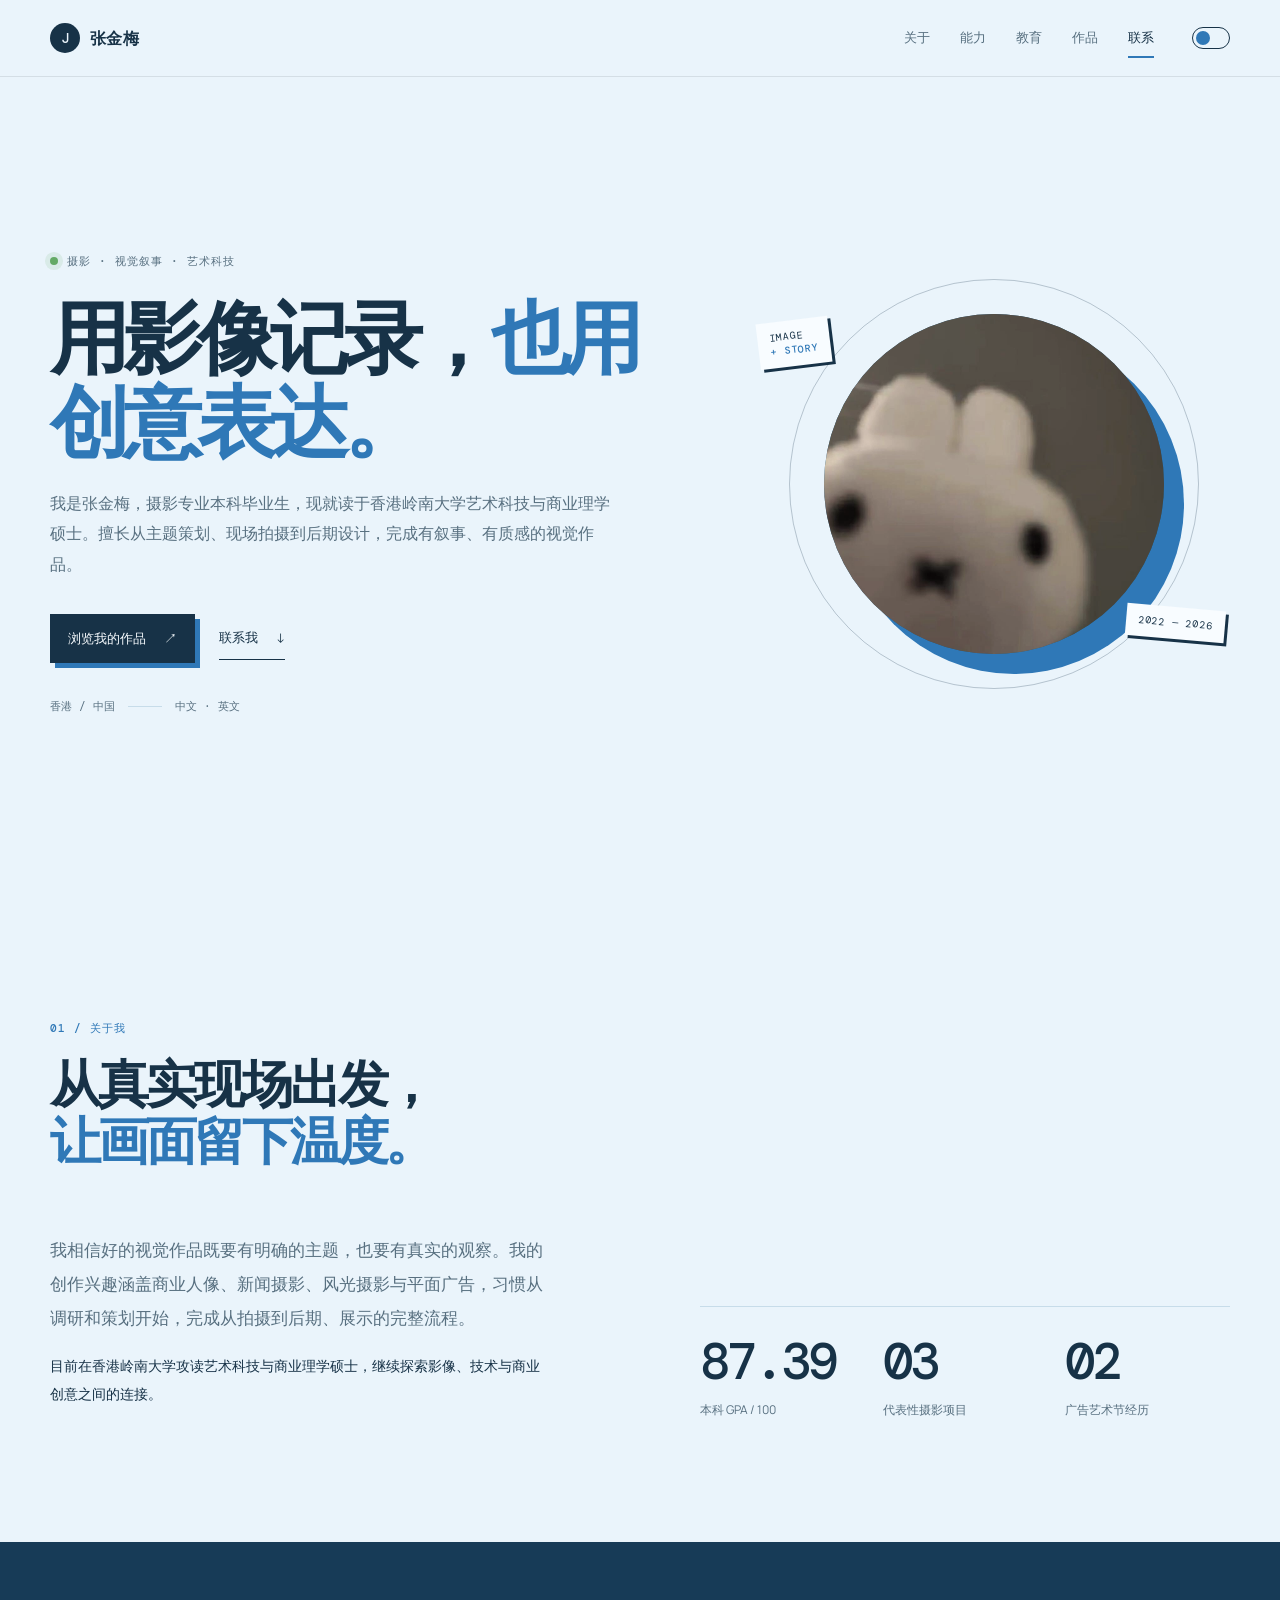
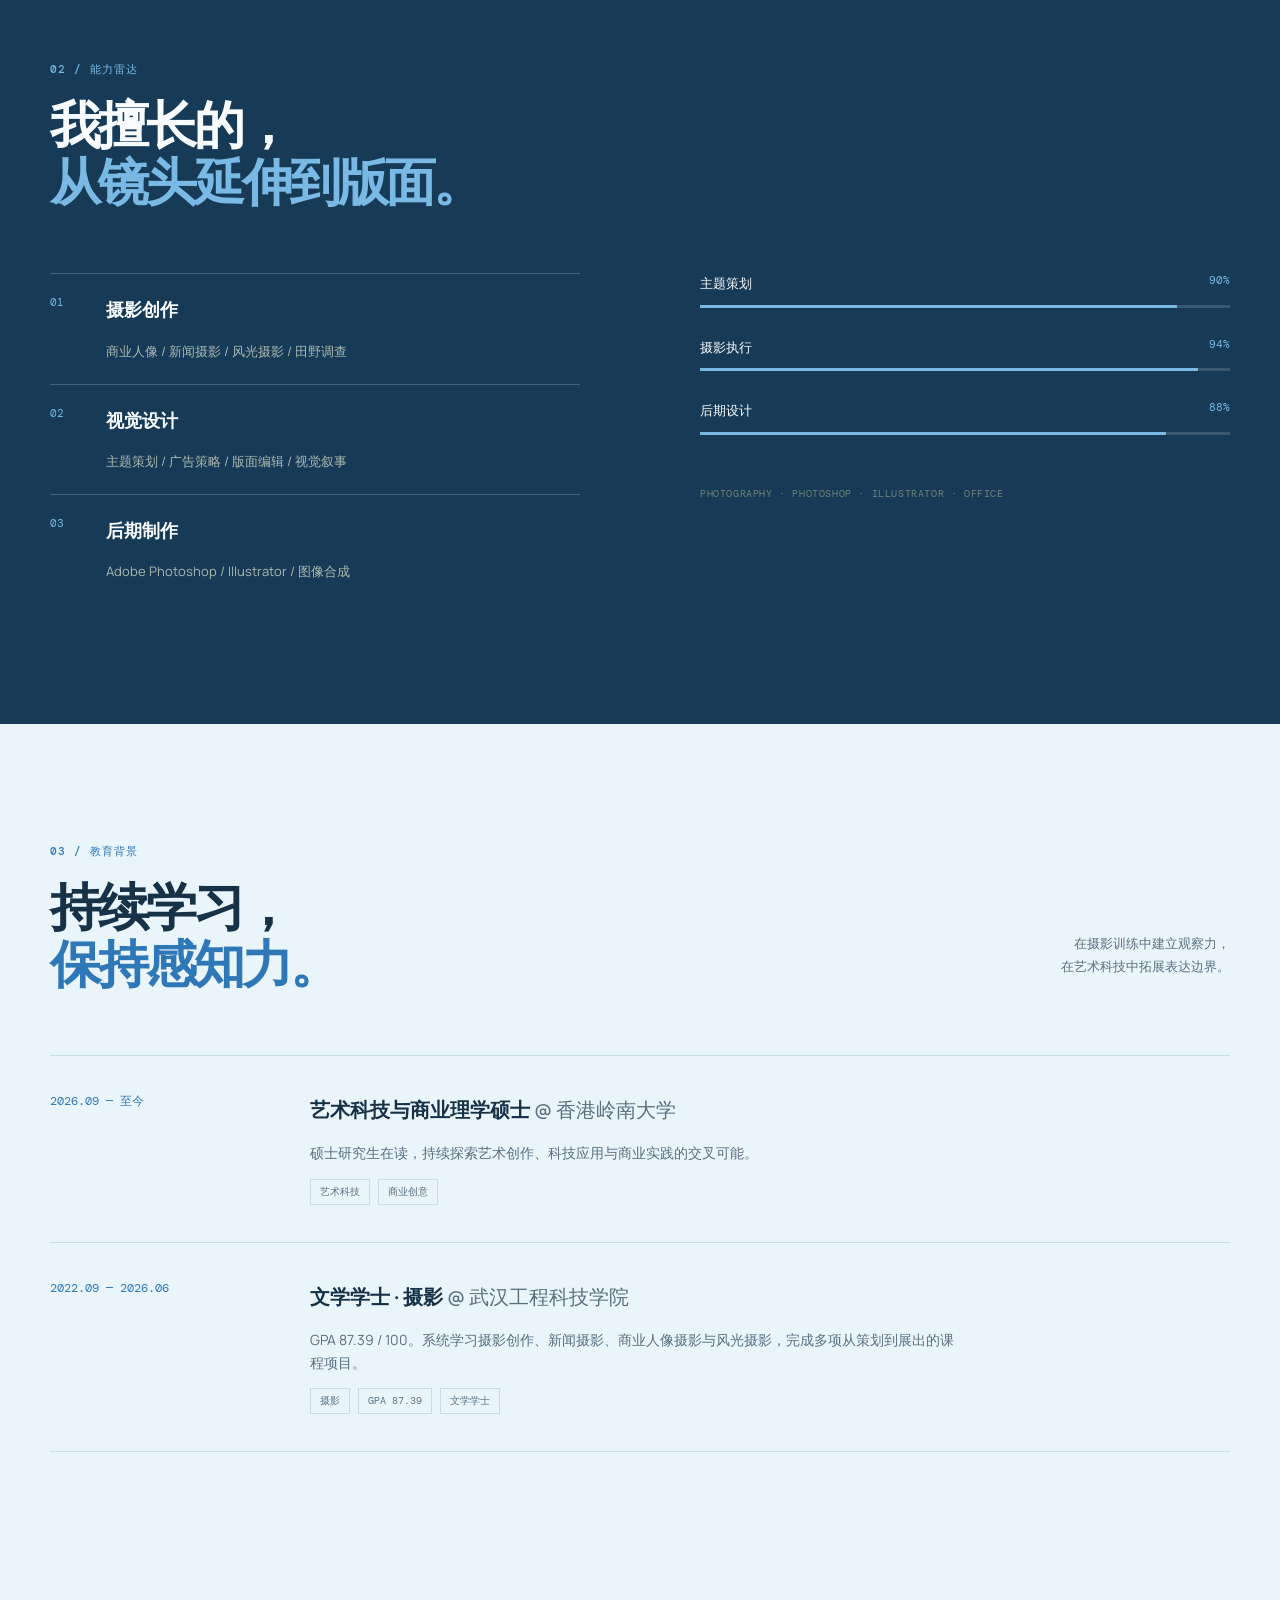
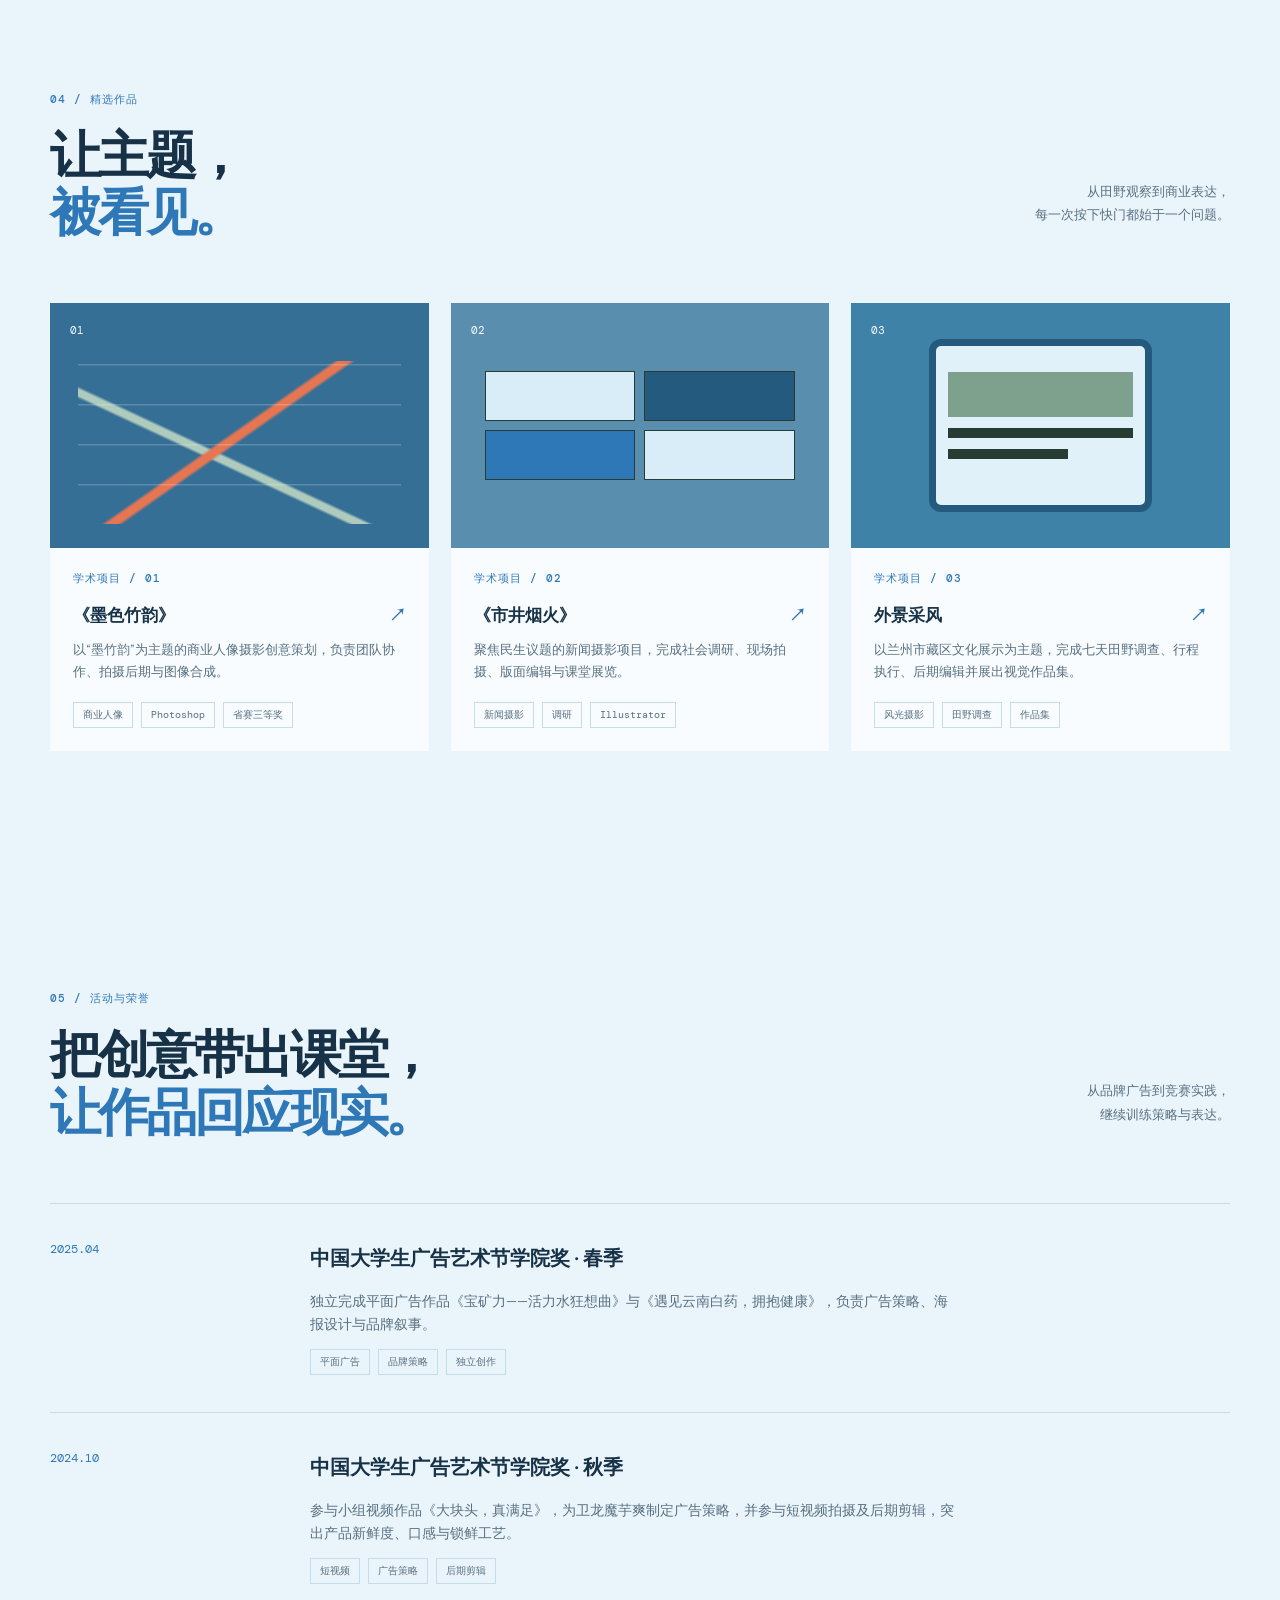
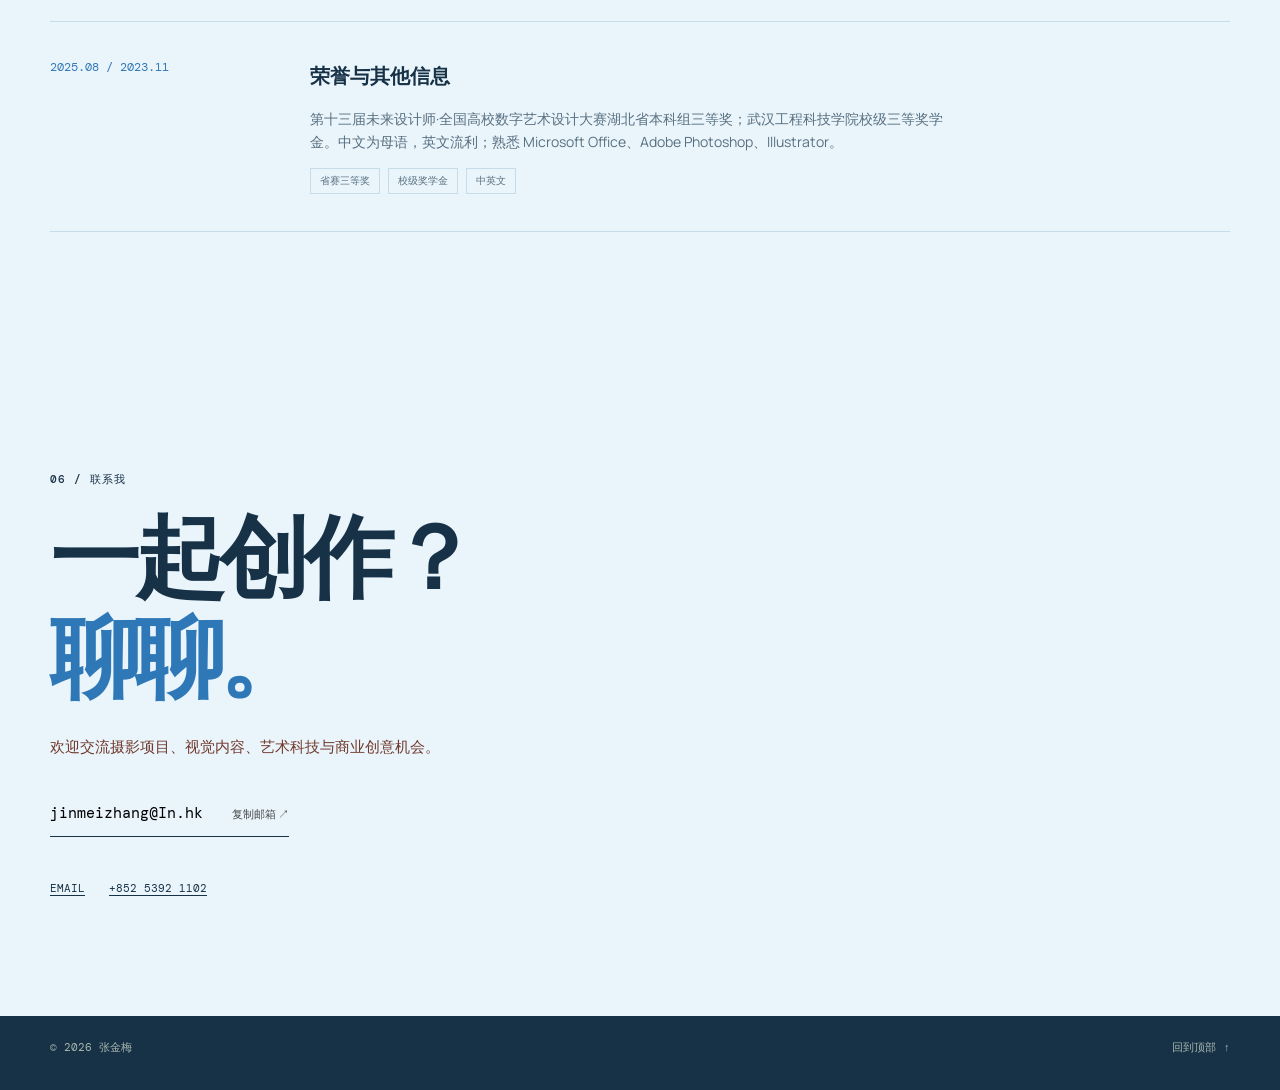
<file: index.html>
<!doctype html>
<html lang="zh-CN">
<head>
  <meta charset="utf-8" />
  <meta name="viewport" content="width=device-width,initial-scale=1" />
  <meta name="description" content="张金梅的个人简历，摄影专业背景，关注视觉叙事、商业创意与艺术科技。" />
  <title>张金梅 — 摄影与艺术科技</title>
  <link rel="preconnect" href="https://fonts.googleapis.com">
  <link rel="preconnect" href="https://fonts.gstatic.com" crossorigin>
  <link href="https://fonts.googleapis.com/css2?family=DM+Mono:wght@400;500&family=Manrope:wght@400;500;600;700;800&display=swap" rel="stylesheet">
  <link rel="stylesheet" href="styles.css">
</head>
<body>
  <header class="site-header" id="top">
    <div class="container header-inner">
      <a class="brand" href="#top" aria-label="返回首页"><span class="brand-mark">J</span><span>张金梅</span></a>
      <nav class="nav" id="nav">
        <a class="nav-link active" href="#about">关于</a>
        <a class="nav-link" href="#skills">能力</a>
        <a class="nav-link" href="#experience">教育</a>
        <a class="nav-link" href="#projects">作品</a>
        <a class="nav-link" href="#contact">联系</a>
      </nav>
      <div class="header-tools"><button class="theme-toggle" id="themeToggle" type="button" aria-label="切换配色主题"><span></span></button><button class="nav-toggle" id="navToggle" type="button" aria-label="打开菜单" aria-expanded="false"><span></span><span></span><span></span></button></div>
    </div>
  </header>

  <main>
    <section class="hero">
      <div class="container hero-inner">
        <div class="hero-copy reveal"><p class="eyebrow"><span class="status-dot"></span> 摄影 · 视觉叙事 · 艺术科技</p><h1>用影像记录，<em>也用创意表达。</em></h1><p class="lead">我是张金梅，摄影专业本科毕业生，现就读于香港岭南大学艺术科技与商业理学硕士。擅长从主题策划、现场拍摄到后期设计，完成有叙事、有质感的视觉作品。</p><div class="hero-actions"><a class="btn primary" href="#projects">浏览我的作品 <span>↗</span></a><a class="btn text-btn" href="#contact">联系我 <span>↓</span></a></div><div class="hero-meta"><span>香港 / 中国</span><span class="meta-line"></span><span>中文 · 英文</span></div></div>
        <div class="hero-visual reveal"><div class="avatar" id="avatar">
             <img src="assets/IMG_4680.JPG" alt="张金梅头像">
           </div><div class="visual-note note-one">IMAGE<br><strong>+ STORY</strong></div><div class="visual-note note-two">2022 — 2026</div><div class="visual-ring"></div>
        </div>
      </div>
    </section>

    <section id="about" class="section">
      <div class="container">
        <div class="section-heading reveal"><p class="kicker">01 / 关于我</p><h2>从真实现场出发，<br><span>让画面留下温度。</span></h2></div><div class="about-grid"><div class="about-intro reveal"><p>我相信好的视觉作品既要有明确的主题，也要有真实的观察。我的创作兴趣涵盖商业人像、新闻摄影、风光摄影与平面广告，习惯从调研和策划开始，完成从拍摄到后期、展示的完整流程。</p><p>目前在香港岭南大学攻读艺术科技与商业理学硕士，继续探索影像、技术与商业创意之间的连接。</p></div><div class="stats reveal"><div><strong>87.39</strong><span>本科 GPA / 100</span></div><div><strong>03</strong><span>代表性摄影项目</span></div><div><strong>02</strong><span>广告艺术节经历</span></div></div></div>
      </div>
    </section>

    <section id="skills" class="section section-dark">
      <div class="container">
        <div class="section-heading light reveal"><p class="kicker">02 / 能力雷达</p><h2>我擅长的，<br><span>从镜头延伸到版面。</span></h2></div><div class="skills-layout"><div class="skill-list reveal"><div class="skill-row"><span>01</span><strong>摄影创作</strong><p>商业人像 / 新闻摄影 / 风光摄影 / 田野调查</p></div><div class="skill-row"><span>02</span><strong>视觉设计</strong><p>主题策划 / 广告策略 / 版面编辑 / 视觉叙事</p></div><div class="skill-row"><span>03</span><strong>后期制作</strong><p>Adobe Photoshop / Illustrator / 图像合成</p></div></div><div class="skill-bars reveal"><div class="bar-item"><div><span>主题策划</span><b>90%</b></div><i><i style="width:90%"></i></i></div><div class="bar-item"><div><span>摄影执行</span><b>94%</b></div><i><i style="width:94%"></i></i></div><div class="bar-item"><div><span>后期设计</span><b>88%</b></div><i><i style="width:88%"></i></i></div><p class="mono-note">PHOTOGRAPHY · PHOTOSHOP · ILLUSTRATOR · OFFICE</p></div></div>
      </div>
    </section>

    <section id="experience" class="section">
      <div class="container">
        <div class="section-heading split-heading reveal"><div><p class="kicker">03 / 教育背景</p><h2>持续学习，<br><span>保持感知力。</span></h2></div><p class="heading-aside">在摄影训练中建立观察力，<br>在艺术科技中拓展表达边界。</p></div><div class="timeline"><article class="timeline-item reveal"><div class="timeline-date">2026.09 — 至今</div><div><h3>艺术科技与商业理学硕士 <span>@ 香港岭南大学</span></h3><p>硕士研究生在读，持续探索艺术创作、科技应用与商业实践的交叉可能。</p><div class="timeline-tags"><span>艺术科技</span><span>商业创意</span></div></div></article><article class="timeline-item reveal"><div class="timeline-date">2022.09 — 2026.06</div><div><h3>文学学士 · 摄影 <span>@ 武汉工程科技学院</span></h3><p>GPA 87.39 / 100。系统学习摄影创作、新闻摄影、商业人像摄影与风光摄影，完成多项从策划到展出的课程项目。</p><div class="timeline-tags"><span>摄影</span><span>GPA 87.39</span><span>文学学士</span></div></div></article>
        </div>
      </div>
    </section>

    <section id="projects" class="section section-projects">
      <div class="container">
        <div class="section-heading split-heading reveal"><div><p class="kicker">04 / 精选作品</p><h2>让主题，<br><span>被看见。</span></h2></div><p class="heading-aside">从田野观察到商业表达，<br>每一次按下快门都始于一个问题。</p></div><div class="projects-grid"><article class="project-card reveal" data-project="ink-bamboo" tabindex="0"><div class="project-image image-dashboard"><span>01</span><div class="chart-lines"></div></div><div class="project-body"><p class="project-number">学术项目 / 01</p><h3>《墨色竹韵》 <span>↗</span></h3><p>以“墨竹韵”为主题的商业人像摄影创意策划，负责团队协作、拍摄后期与图像合成。</p><div class="project-tags"><span>商业人像</span><span>Photoshop</span><span>省赛三等奖</span></div></div></article><article class="project-card reveal" data-project="street-life" tabindex="0"><div class="project-image image-system"><span>02</span><div class="system-blocks"><i></i><i></i><i></i><i></i></div></div><div class="project-body"><p class="project-number">学术项目 / 02</p><h3>《市井烟火》 <span>↗</span></h3><p>聚焦民生议题的新闻摄影项目，完成社会调研、现场拍摄、版面编辑与课堂展览。</p><div class="project-tags"><span>新闻摄影</span><span>调研</span><span>Illustrator</span></div></div></article><article class="project-card reveal" data-project="field-study" tabindex="0"><div class="project-image image-mobile"><span>03</span><div class="mobile-screen"><b></b><i></i><i></i></div></div><div class="project-body"><p class="project-number">学术项目 / 03</p><h3>外景采风 <span>↗</span></h3><p>以兰州市藏区文化展示为主题，完成七天田野调查、行程执行、后期编辑并展出视觉作品集。</p><div class="project-tags"><span>风光摄影</span><span>田野调查</span><span>作品集</span></div></div></article></div>
        </div>
      </div>
    </section>

    <section id="highlights" class="section">
      <div class="container">
        <div class="section-heading split-heading reveal"><div><p class="kicker">05 / 活动与荣誉</p><h2>把创意带出课堂，<br><span>让作品回应现实。</span></h2></div><p class="heading-aside">从品牌广告到竞赛实践，<br>继续训练策略与表达。</p></div><div class="timeline"><article class="timeline-item reveal"><div class="timeline-date">2025.04</div><div><h3>中国大学生广告艺术节学院奖 · 春季</h3><p>独立完成平面广告作品《宝矿力——活力水狂想曲》与《遇见云南白药，拥抱健康》，负责广告策略、海报设计与品牌叙事。</p><div class="timeline-tags"><span>平面广告</span><span>品牌策略</span><span>独立创作</span></div></div></article><article class="timeline-item reveal"><div class="timeline-date">2024.10</div><div><h3>中国大学生广告艺术节学院奖 · 秋季</h3><p>参与小组视频作品《大块头，真满足》，为卫龙魔芋爽制定广告策略，并参与短视频拍摄及后期剪辑，突出产品新鲜度、口感与锁鲜工艺。</p><div class="timeline-tags"><span>短视频</span><span>广告策略</span><span>后期剪辑</span></div></div></article><article class="timeline-item reveal"><div class="timeline-date">2025.08 / 2023.11</div><div><h3>荣誉与其他信息</h3><p>第十三届未来设计师·全国高校数字艺术设计大赛湖北省本科组三等奖；武汉工程科技学院校级三等奖学金。中文为母语，英文流利；熟悉 Microsoft Office、Adobe Photoshop、Illustrator。</p><div class="timeline-tags"><span>省赛三等奖</span><span>校级奖学金</span><span>中英文</span></div></div></article></div>
      </div>
    </section>

    <section id="contact" class="section">
      <div class="container">
        <div class="contact-content reveal"><p class="kicker">06 / 联系我</p><h2>一起创作？<br><em>聊聊。</em></h2><p>欢迎交流摄影项目、视觉内容、艺术科技与商业创意机会。</p><button class="email-link" id="copyEmail" type="button">jinmeizhang@In.hk <span>复制邮箱 ↗</span></button><div class="contact-links"><a href="mailto:jinmeizhang@In.hk">Email</a><a href="tel:+85253921102">+852 5392 1102</a></div></div>
      </div>
    </section>

  </main>

  <footer class="site-footer">
    <div class="container">
      <p>© 2026 张金梅</p><a href="#top">回到顶部 ↑</a>
    </div>
  </footer>

  <dialog class="project-modal" id="projectModal"><button class="modal-close" id="modalClose" type="button" aria-label="关闭项目详情">×</button><p class="kicker">项目详情</p><h2 id="modalTitle"></h2><p id="modalText"></p><div id="modalTags" class="project-tags"></div></dialog>

  <script src="script.js"></script>
</body>
</html>
</file>
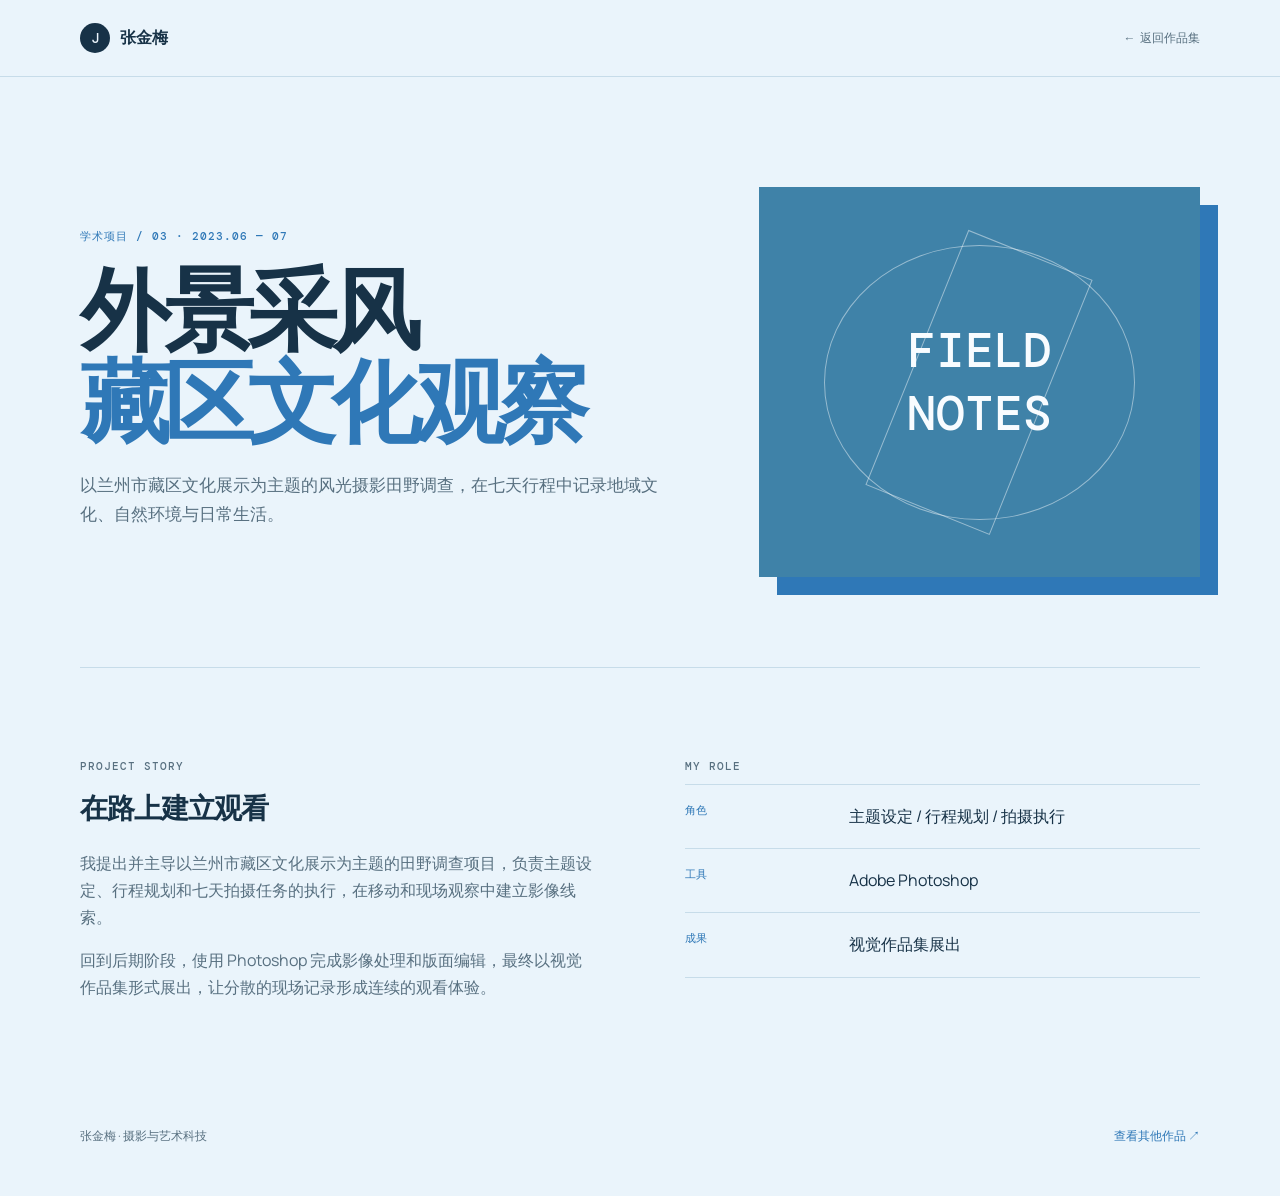
<file: projects/field-study.html>
<!doctype html>
<html lang="zh-CN">
<head><meta charset="utf-8"><meta name="viewport" content="width=device-width,initial-scale=1"><meta name="description" content="外景采风风光摄影项目"><title>外景采风 — 张金梅</title><link rel="preconnect" href="https://fonts.googleapis.com"><link rel="preconnect" href="https://fonts.gstatic.com" crossorigin><link href="https://fonts.googleapis.com/css2?family=DM+Mono:wght@400;500&family=Manrope:wght@400;500;600;700;800&display=swap" rel="stylesheet"><link rel="stylesheet" href="project-pages.css"></head>
<body><header class="page-header"><div class="header-inner"><a class="brand" href="../index.html#top"><span class="brand-mark">J</span><span>张金梅</span></a><a class="back-link" href="../index.html#projects">← 返回作品集</a></div></header><main class="page-main"><section class="project-hero"><div><p class="eyebrow">学术项目 / 03 · 2023.06 — 07</p><h1>外景采风<br><span>藏区文化观察</span></h1><p class="intro">以兰州市藏区文化展示为主题的风光摄影田野调查，在七天行程中记录地域文化、自然环境与日常生活。</p></div><div class="project-visual field"><div class="visual-title">FIELD<br>NOTES</div></div></section><section class="detail-grid"><div><p class="label">PROJECT STORY</p><h2>在路上建立观看</h2><p>我提出并主导以兰州市藏区文化展示为主题的田野调查项目，负责主题设定、行程规划和七天拍摄任务的执行，在移动和现场观察中建立影像线索。</p><p>回到后期阶段，使用 Photoshop 完成影像处理和版面编辑，最终以视觉作品集形式展出，让分散的现场记录形成连续的观看体验。</p></div><div><p class="label">MY ROLE</p><div class="facts"><div class="fact"><strong>角色</strong><span>主题设定 / 行程规划 / 拍摄执行</span></div><div class="fact"><strong>工具</strong><span>Adobe Photoshop</span></div><div class="fact"><strong>成果</strong><span>视觉作品集展出</span></div></div></div></section></main><footer class="page-main page-footer"><span>张金梅 · 摄影与艺术科技</span><a href="../index.html#projects">查看其他作品 ↗</a></footer></body></html>
</file>
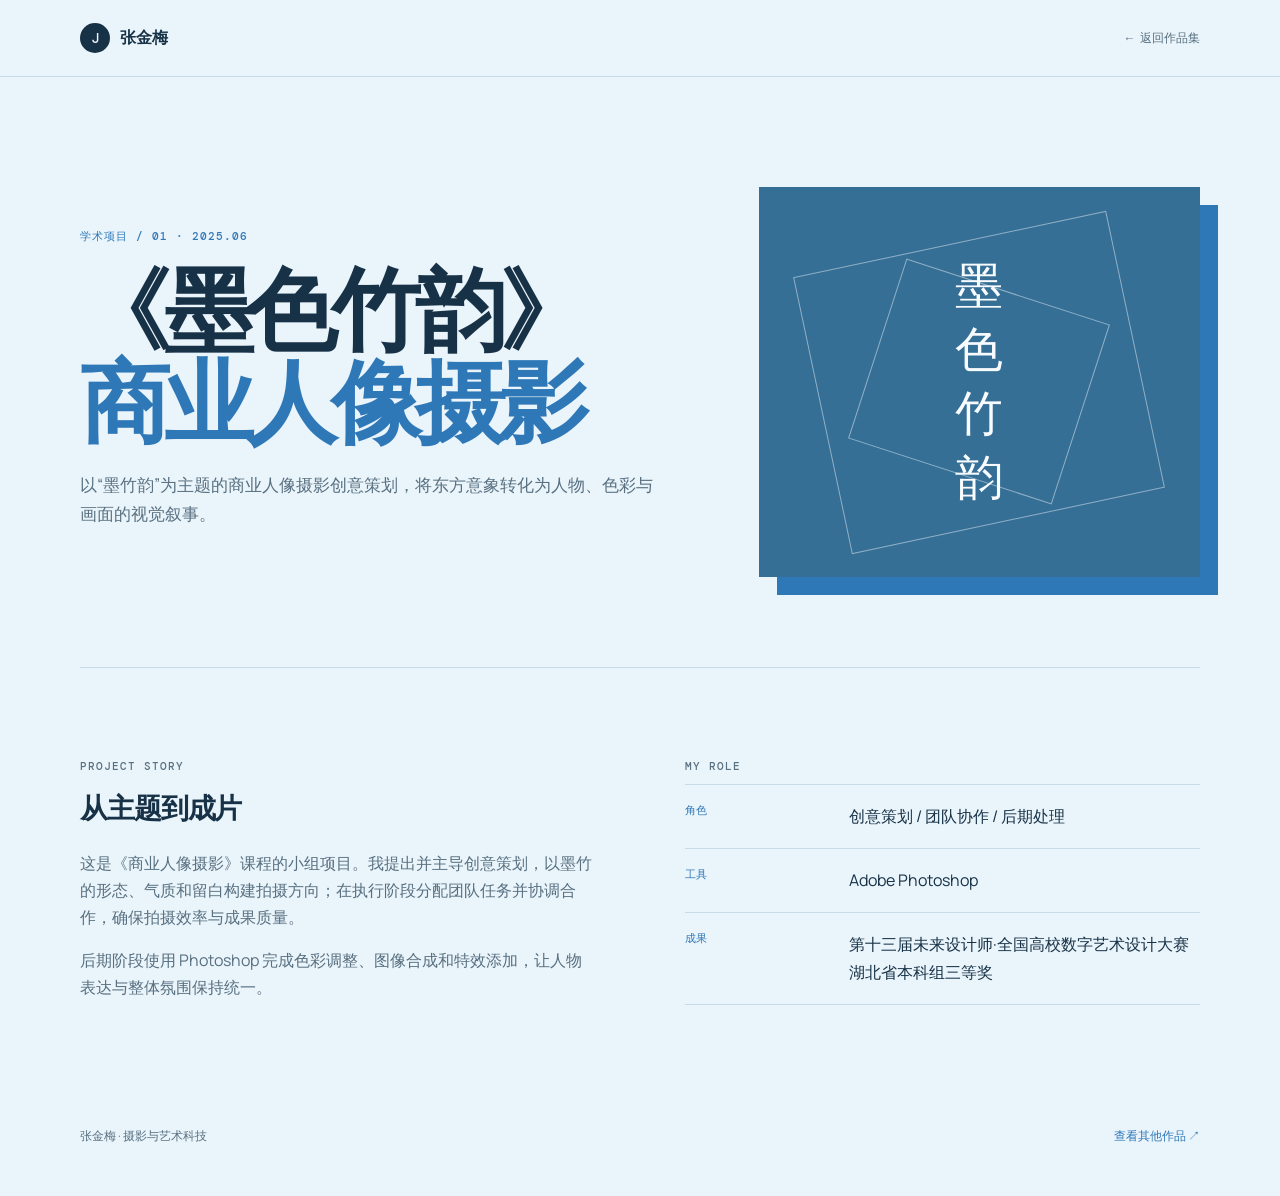
<file: projects/ink-bamboo.html>
<!doctype html>
<html lang="zh-CN">
<head><meta charset="utf-8"><meta name="viewport" content="width=device-width,initial-scale=1"><meta name="description" content="《墨色竹韵》商业人像摄影项目"><title>《墨色竹韵》 — 张金梅</title><link rel="preconnect" href="https://fonts.googleapis.com"><link rel="preconnect" href="https://fonts.gstatic.com" crossorigin><link href="https://fonts.googleapis.com/css2?family=DM+Mono:wght@400;500&family=Manrope:wght@400;500;600;700;800&display=swap" rel="stylesheet"><link rel="stylesheet" href="project-pages.css"></head>
<body><header class="page-header"><div class="header-inner"><a class="brand" href="../index.html#top"><span class="brand-mark">J</span><span>张金梅</span></a><a class="back-link" href="../index.html#projects">← 返回作品集</a></div></header><main class="page-main"><section class="project-hero"><div><p class="eyebrow">学术项目 / 01 · 2025.06</p><h1>《墨色竹韵》<br><span>商业人像摄影</span></h1><p class="intro">以“墨竹韵”为主题的商业人像摄影创意策划，将东方意象转化为人物、色彩与画面的视觉叙事。</p></div><div class="project-visual"><div class="visual-title">墨<br>色<br>竹<br>韵</div></div></section><section class="detail-grid"><div><p class="label">PROJECT STORY</p><h2>从主题到成片</h2><p>这是《商业人像摄影》课程的小组项目。我提出并主导创意策划，以墨竹的形态、气质和留白构建拍摄方向；在执行阶段分配团队任务并协调合作，确保拍摄效率与成果质量。</p><p>后期阶段使用 Photoshop 完成色彩调整、图像合成和特效添加，让人物表达与整体氛围保持统一。</p></div><div><p class="label">MY ROLE</p><div class="facts"><div class="fact"><strong>角色</strong><span>创意策划 / 团队协作 / 后期处理</span></div><div class="fact"><strong>工具</strong><span>Adobe Photoshop</span></div><div class="fact"><strong>成果</strong><span>第十三届未来设计师·全国高校数字艺术设计大赛湖北省本科组三等奖</span></div></div></div></section></main><footer class="page-main page-footer"><span>张金梅 · 摄影与艺术科技</span><a href="../index.html#projects">查看其他作品 ↗</a></footer></body></html>
</file>
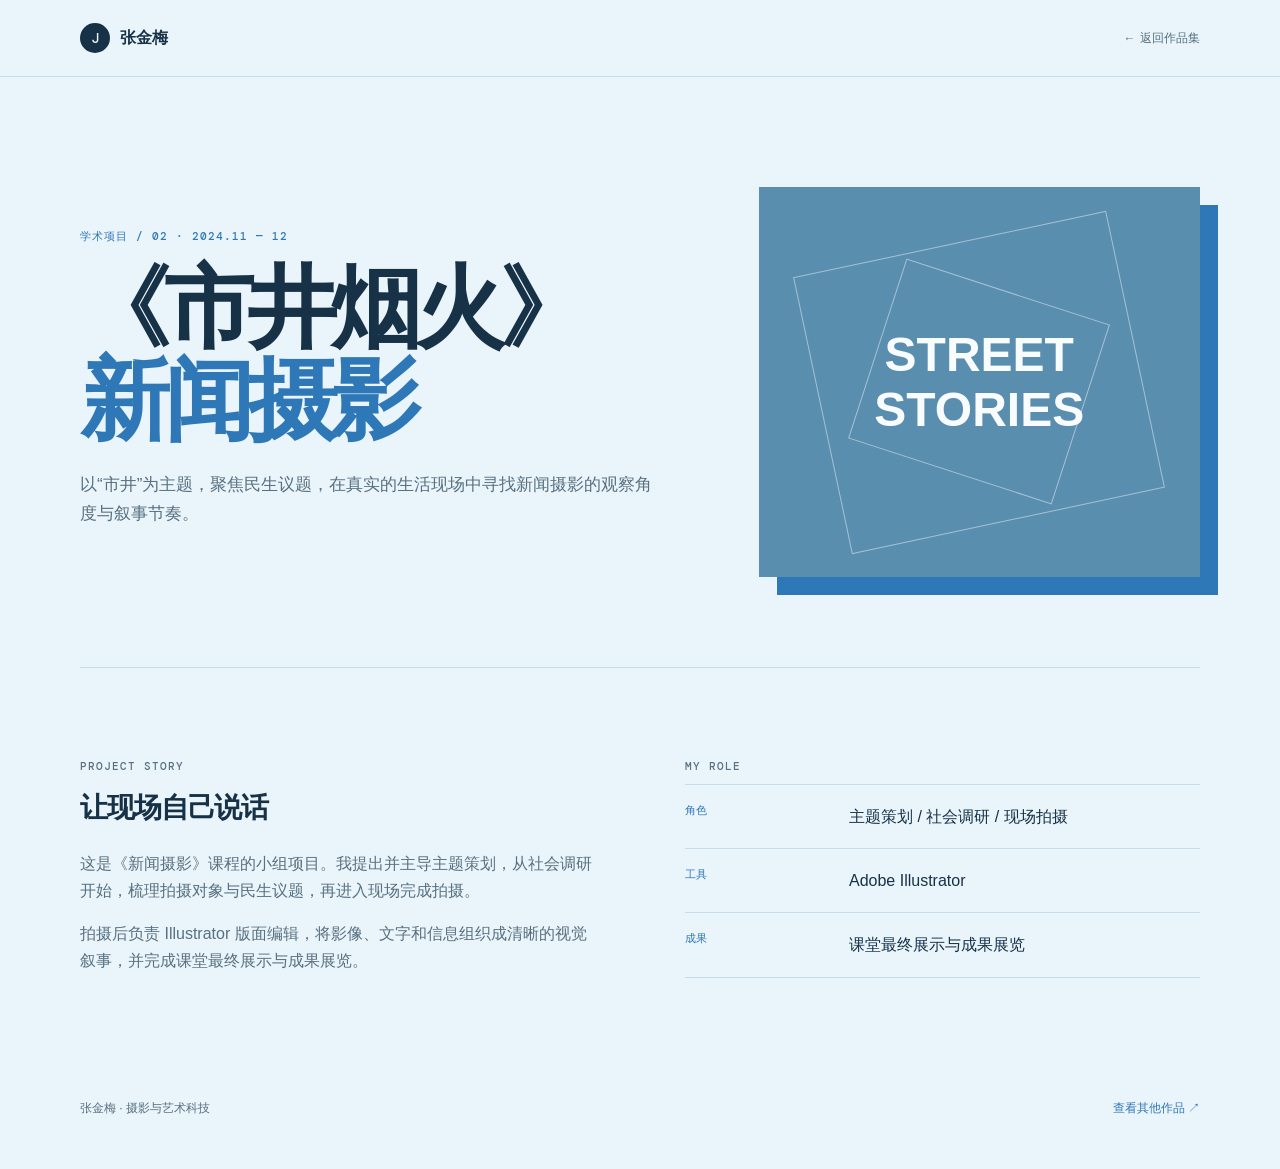
<file: projects/street-life.html>
<!doctype html>
<html lang="zh-CN">
<head><meta charset="utf-8"><meta name="viewport" content="width=device-width,initial-scale=1"><meta name="description" content="《市井烟火》新闻摄影项目"><title>《市井烟火》 — 张金梅</title><link rel="preconnect" href="https://fonts.googleapis.com"><link rel="preconnect" href="https://fonts.gstatic.com" crossorigin><link href="https://fonts.googleapis.com/css2?family=DM+Mono:wght@400;500;600;700;800&display=swap" rel="stylesheet"><link rel="stylesheet" href="project-pages.css"></head>
<body><header class="page-header"><div class="header-inner"><a class="brand" href="../index.html#top"><span class="brand-mark">J</span><span>张金梅</span></a><a class="back-link" href="../index.html#projects">← 返回作品集</a></div></header><main class="page-main"><section class="project-hero"><div><p class="eyebrow">学术项目 / 02 · 2024.11 — 12</p><h1>《市井烟火》<br><span>新闻摄影</span></h1><p class="intro">以“市井”为主题，聚焦民生议题，在真实的生活现场中寻找新闻摄影的观察角度与叙事节奏。</p></div><div class="project-visual street"><div class="visual-title">STREET<br>STORIES</div></div></section><section class="detail-grid"><div><p class="label">PROJECT STORY</p><h2>让现场自己说话</h2><p>这是《新闻摄影》课程的小组项目。我提出并主导主题策划，从社会调研开始，梳理拍摄对象与民生议题，再进入现场完成拍摄。</p><p>拍摄后负责 Illustrator 版面编辑，将影像、文字和信息组织成清晰的视觉叙事，并完成课堂最终展示与成果展览。</p></div><div><p class="label">MY ROLE</p><div class="facts"><div class="fact"><strong>角色</strong><span>主题策划 / 社会调研 / 现场拍摄</span></div><div class="fact"><strong>工具</strong><span>Adobe Illustrator</span></div><div class="fact"><strong>成果</strong><span>课堂最终展示与成果展览</span></div></div></div></section></main><footer class="page-main page-footer"><span>张金梅 · 摄影与艺术科技</span><a href="../index.html#projects">查看其他作品 ↗</a></footer></body></html>
</file>
<file: styles.css>
:root{--paper:#f3f0e9;--ink:#17201d;--muted:#6e7771;--line:#d5d7cc;--accent:#ef6847;--forest:#23463c;--night:#192923;--white:#fbfaf7;--mono:'DM Mono',monospace;--sans:'Manrope','PingFang SC','Microsoft YaHei',sans-serif;--container:1180px}
*{box-sizing:border-box}html{scroll-behavior:smooth}body{margin:0;color:var(--ink);background:var(--paper);font-family:var(--sans);line-height:1.65;-webkit-font-smoothing:antialiased}body.modal-open{overflow:hidden}a{color:inherit}button{font:inherit}.container{width:min(var(--container),calc(100% - 64px));margin:auto}.site-header{position:sticky;top:0;z-index:10;background:rgba(243,240,233,.88);border-bottom:1px solid rgba(23,32,29,.1);backdrop-filter:blur(16px)}.header-inner{height:76px;display:flex;align-items:center;justify-content:space-between}.brand{display:flex;align-items:center;gap:10px;text-decoration:none;font-weight:800;letter-spacing:.02em}.brand-mark{display:grid;place-items:center;width:30px;height:30px;color:var(--paper);background:var(--ink);font:500 14px var(--mono);border-radius:50%}.nav{display:flex;gap:30px;margin-left:auto;margin-right:38px}.nav-link{position:relative;color:var(--muted);font-size:13px;text-decoration:none;transition:color .2s ease}.nav-link:after{content:'';position:absolute;right:0;bottom:-9px;left:0;height:2px;background:var(--accent);transform:scaleX(0);transform-origin:right;transition:transform .25s ease}.nav-link:hover,.nav-link.active{color:var(--ink)}.nav-link.active:after,.nav-link:hover:after{transform:scaleX(1);transform-origin:left}.header-tools{display:flex;align-items:center;gap:16px}.theme-toggle{width:38px;height:22px;border:1px solid var(--ink);border-radius:100px;background:transparent;padding:3px;cursor:pointer}.theme-toggle span{display:block;width:14px;height:14px;border-radius:50%;background:var(--accent);transition:transform .25s ease}.dark-theme .theme-toggle span{transform:translateX(16px)}.nav-toggle{display:none;border:0;background:none;padding:4px;cursor:pointer}.nav-toggle span{display:block;width:22px;height:2px;background:var(--ink);margin:4px 0}
.hero{min-height:calc(100vh - 76px);display:flex;align-items:center;padding:90px 0 100px;overflow:hidden}.hero-inner{display:grid;grid-template-columns:1.15fr .85fr;gap:70px;align-items:center}.eyebrow,.kicker,.project-number{font:500 11px var(--mono);letter-spacing:.09em;text-transform:uppercase}.eyebrow{display:flex;align-items:center;gap:9px;color:var(--muted);margin:0 0 25px}.status-dot{width:8px;height:8px;border-radius:50%;background:#64aa66;box-shadow:0 0 0 5px rgba(100,170,102,.13)}h1,h2,h3,p{margin-top:0}h1{max-width:740px;margin-bottom:26px;font-size:clamp(46px,6.2vw,84px);line-height:1.06;letter-spacing:-.07em;font-weight:800}h1 em,h2 span,.contact-content em{color:var(--accent);font-style:normal}.lead{max-width:575px;color:var(--muted);font-size:16px;line-height:1.9}.hero-actions{display:flex;align-items:center;gap:24px;margin:35px 0 36px}.btn{display:inline-flex;align-items:center;gap:18px;text-decoration:none;font-size:13px;transition:transform .2s ease,box-shadow .2s ease}.btn.primary{padding:14px 18px;color:var(--white);background:var(--ink);box-shadow:5px 5px 0 var(--accent)}.btn.primary:hover{transform:translate(3px,3px);box-shadow:2px 2px 0 var(--accent)}.text-btn{color:var(--ink);border-bottom:1px solid var(--ink);padding:10px 0}.text-btn:hover{color:var(--accent);border-color:var(--accent)}.hero-meta{display:flex;align-items:center;gap:13px;color:var(--muted);font:11px var(--mono);text-transform:uppercase}.meta-line{width:34px;height:1px;background:var(--line)}.hero-visual{position:relative;min-height:420px;display:grid;place-items:center}.avatar{position:relative;z-index:1;width:min(30vw,340px);height:min(30vw,340px);border-radius:50%;overflow:hidden;background:var(--forest);box-shadow:20px 20px 0 var(--accent);transition:transform .25s ease}.avatar img{width:100%;height:100%;object-fit:cover;filter:sepia(.25) contrast(1.1)}.visual-ring{position:absolute;width:min(36vw,410px);height:min(36vw,410px);border:1px solid var(--ink);border-radius:50%;opacity:.25}.visual-note{position:absolute;z-index:2;padding:9px 12px;background:var(--white);box-shadow:3px 3px 0 var(--ink);font:10px/1.4 var(--mono);letter-spacing:.08em}.visual-note strong{color:var(--accent);font-weight:500}.note-one{top:11%;left:0;transform:rotate(-7deg)}.note-two{right:1%;bottom:13%;transform:rotate(5deg)}
.section{padding:120px 0}.section-heading{margin-bottom:64px}.kicker{color:var(--accent);margin-bottom:18px}.section-heading h2,.contact-content h2{font-size:clamp(36px,4vw,58px);line-height:1.12;letter-spacing:-.06em;margin:0;font-weight:800}.about-grid{display:grid;grid-template-columns:1fr 1fr;gap:120px;align-items:end}.about-intro{max-width:500px;color:var(--muted);font-size:17px;line-height:2}.about-intro p:last-child{color:var(--ink);font-size:14px}.stats{display:grid;grid-template-columns:repeat(3,1fr);border-top:1px solid var(--line);padding-top:21px;gap:18px}.stats strong{display:block;font:500 clamp(35px,4vw,58px) var(--mono);letter-spacing:-.08em}.stats span{color:var(--muted);font-size:12px}.section-dark{color:var(--white);background:var(--night)}.section-dark .kicker{color:#ee886e}.section-dark .section-heading h2 span{color:#ee886e}.section-dark .skill-row{border-top:1px solid rgba(255,255,255,.2)}.skills-layout{display:grid;grid-template-columns:1fr 1fr;gap:120px}.skill-row{display:grid;grid-template-columns:44px 1fr;gap:12px;padding:21px 0}.skill-row>span{color:#ee886e;font:11px var(--mono)}.skill-row strong{font-size:18px}.skill-row p{grid-column:2;color:#aab7af;font-size:13px;margin:4px 0 0}.bar-item{margin-bottom:29px}.bar-item>div{display:flex;justify-content:space-between;margin-bottom:10px;font-size:13px}.bar-item b{font:11px var(--mono);color:#ee886e}.bar-item>i{display:block;height:3px;background:rgba(255,255,255,.15)}.bar-item>i>i{display:block;height:100%;background:#ee886e}.mono-note{margin-top:52px;color:#72847a;font:10px var(--mono);letter-spacing:.06em}.split-heading{display:flex;justify-content:space-between;align-items:end}.heading-aside{color:var(--muted);font-size:13px;text-align:right;line-height:1.8}.timeline{border-top:1px solid var(--line)}.timeline-item{display:grid;grid-template-columns:200px 1fr;gap:60px;padding:37px 0;border-bottom:1px solid var(--line)}.timeline-date{font:12px var(--mono);color:var(--accent)}.timeline-item h3{font-size:20px;margin:0 0 15px}.timeline-item h3 span{color:var(--muted);font-weight:500}.timeline-item p{max-width:650px;color:var(--muted);font-size:14px}.timeline-tags,.project-tags{display:flex;gap:8px;flex-wrap:wrap}.timeline-tags span,.project-tags span{padding:5px 9px;border:1px solid var(--line);color:var(--muted);font:10px var(--mono)}.section-projects{background:#e9e6dc}.projects-grid{display:grid;grid-template-columns:repeat(3,1fr);gap:22px}.project-card{background:var(--white);cursor:pointer;transition:transform .25s ease,box-shadow .25s ease}.project-card:hover,.project-card:focus{outline:none;transform:translateY(-8px);box-shadow:10px 10px 0 var(--accent)}.project-image{position:relative;height:245px;overflow:hidden}.project-image>span{position:absolute;top:20px;left:20px;color:var(--white);font:11px var(--mono);z-index:1}.image-dashboard{background:#354f66}.chart-lines{position:absolute;inset:58px 28px 24px;background:repeating-linear-gradient(0deg,transparent 0 38px,rgba(255,255,255,.2) 39px 40px),linear-gradient(145deg,transparent 46%,#e67652 47% 49%,transparent 50%),linear-gradient(25deg,transparent 40%,#aecbbd 41% 43%,transparent 44%)}.image-system{background:#d9a45c}.system-blocks{position:absolute;inset:68px 34px;display:grid;grid-template-columns:repeat(2,1fr);gap:9px}.system-blocks i{background:#f5e3bd;border:1px solid #273c34}.system-blocks i:nth-child(2){background:#273c34}.system-blocks i:nth-child(3){background:#ef6847}.image-mobile{background:#d85e4c}.mobile-screen{position:absolute;inset:36px 78px;background:#f4e4ca;border:7px solid #273d34;border-radius:12px;padding:26px 12px}.mobile-screen b,.mobile-screen i{display:block;height:10px;margin-bottom:11px;background:#273d34}.mobile-screen b{height:45px;background:#7ea18d}.mobile-screen i:nth-child(3){width:65%}.project-body{padding:23px}.project-number{color:var(--accent);margin-bottom:15px}.project-body h3{display:flex;justify-content:space-between;font-size:17px;margin-bottom:10px}.project-body h3 span{color:var(--accent)}.project-body>p:not(.project-number){color:var(--muted);font-size:13px;min-height:42px}.project-tags{margin-top:20px}.contact-section{background:var(--accent);color:var(--ink);padding:130px 0}.contact-content{max-width:760px}.contact-content .kicker{color:var(--ink)}.contact-content h2{font-size:clamp(50px,7vw,94px)}.contact-content>p:not(.kicker){max-width:500px;margin:30px 0;color:#713a2d;font-size:15px}.email-link{border:0;border-bottom:1px solid var(--ink);background:none;padding:13px 0;cursor:pointer;font:15px var(--mono);text-align:left}.email-link span{margin-left:20px;font:11px var(--sans);opacity:.7}.contact-links{display:flex;gap:24px;margin-top:44px}.contact-links a{font:11px var(--mono);text-transform:uppercase;text-decoration:none;border-bottom:1px solid var(--ink)}.site-footer{padding:24px 0;background:var(--ink);color:#aab7af;font:11px var(--mono)}.site-footer .container{display:flex;justify-content:space-between}.site-footer a{text-decoration:none}.project-modal{width:min(540px,calc(100% - 32px));padding:45px;border:0;border-top:5px solid var(--accent);background:var(--paper);color:var(--ink);box-shadow:12px 12px 0 rgba(0,0,0,.25)}.project-modal::backdrop{background:rgba(18,30,25,.7);backdrop-filter:blur(4px)}.project-modal h2{font-size:32px;line-height:1.2;margin:15px 0}.project-modal>p:not(.kicker){color:var(--muted);font-size:14px}.modal-close{position:absolute;top:14px;right:18px;border:0;background:none;font-size:28px;cursor:pointer}.reveal{opacity:0;transform:translateY(24px);transition:opacity .7s ease,transform .7s cubic-bezier(.2,.8,.2,1)}.reveal.in-view{opacity:1;transform:none}.reveal:nth-child(2){transition-delay:.08s}.reveal:nth-child(3){transition-delay:.16s}.dark-theme{--paper:#1a2822;--ink:#f3f0e9;--muted:#aab7af;--line:#3c5148;--white:#20352d}.dark-theme .site-header{background:rgba(26,40,34,.9)}.dark-theme .section-projects{background:#213a30}.dark-theme .project-card{background:#f3f0e9;color:#17201d}.dark-theme .project-modal{background:#20352d;color:#f3f0e9}.dark-theme .project-modal>p:not(.kicker){color:#aab7af}
@media(max-width:800px){.container{width:min(var(--container),calc(100% - 40px))}.nav{gap:17px;margin-right:20px}.hero-inner{grid-template-columns:1fr;gap:55px}.hero{padding:74px 0 90px}.hero-visual{min-height:310px}.avatar{width:250px;height:250px}.visual-ring{width:300px;height:300px}.about-grid,.skills-layout{grid-template-columns:1fr;gap:55px}.projects-grid{grid-template-columns:1fr 1fr}.project-image{height:200px}.timeline-item{grid-template-columns:1fr;gap:12px}.split-heading{align-items:start;gap:25px;flex-direction:column}.heading-aside{text-align:left}.contact-section{padding:95px 0}}
@media(max-width:560px){.container{width:calc(100% - 36px)}.header-inner{height:65px}.nav{display:none}.nav.open{display:flex;position:absolute;top:65px;right:0;left:0;margin:0;padding:20px 18px 24px;gap:19px;background:var(--paper);border-bottom:1px solid var(--line)}.nav-toggle{display:block}.hero{padding-top:62px}.hero-inner{gap:35px}h1{font-size:47px}.lead{font-size:14px}.hero-actions{gap:18px}.btn.primary{box-shadow:3px 3px 0 var(--accent)}.hero-visual{min-height:270px}.avatar{width:210px;height:210px;box-shadow:12px 12px 0 var(--accent)}.visual-ring{width:255px;height:255px}.note-one{left:0;top:8%}.note-two{right:0;bottom:8%}.section{padding:82px 0}.section-heading{margin-bottom:44px}.about-intro{font-size:15px}.stats{gap:8px}.stats strong{font-size:35px}.skills-layout{gap:35px}.skill-row strong{font-size:16px}.projects-grid{grid-template-columns:1fr}.project-image{height:220px}.section-projects .section-heading{margin-bottom:40px}.contact-content>p:not(.kicker){font-size:14px}.email-link{font-size:12px;max-width:100%}.email-link span{display:block;margin:8px 0 0}.site-footer .container{align-items:start;gap:20px}.project-modal{padding:32px 24px}.project-modal h2{font-size:26px}}
@media(prefers-reduced-motion:reduce){*,*:before,*:after{scroll-behavior:auto!important;transition-duration:.01ms!important;animation-duration:.01ms!important}}

/* Blue editorial palette */
:root{--paper:#eaf4fb;--ink:#173247;--muted:#587080;--line:#c7dce9;--accent:#2f78b7;--forest:#245a7d;--night:#173b57;--white:#f8fcff}
.site-header{background:rgba(234,244,251,.88)}
.section-dark .kicker,.section-dark .section-heading h2 span,.skill-row>span,.bar-item b{color:#79b9e4}
.bar-item>i>i{background:#79b9e4}
.avatar{box-shadow:20px 20px 0 var(--accent)}
@media(max-width:560px){.avatar{box-shadow:12px 12px 0 var(--accent)}}
.dark-theme{--paper:#183b56;--ink:#edf7fc;--muted:#b4cfdf;--line:#42657b;--white:#153149}
.dark-theme .site-header{background:rgba(24,59,86,.9)}
.dark-theme .section-projects{background:#204e6e}
.dark-theme .project-card{background:#eaf4fb;color:#173247}
.dark-theme .project-modal{background:#153149;color:#edf7fc}
.section-projects{background:var(--paper)}
.image-dashboard{background:#356f96}
.image-system{background:#5a8eae}
.system-blocks i{background:#d8edf8}
.system-blocks i:nth-child(2){background:#245a7d}
.system-blocks i:nth-child(3){background:#2f78b7}
.image-mobile{background:#3f82a8}
.mobile-screen{background:#e0f1fa;border-color:#245a7d}
</file>
<file: projects/project-pages.css>
:root{--paper:#eaf4fb;--ink:#173247;--muted:#587080;--line:#c7dce9;--accent:#2f78b7;--deep:#173b57;--white:#f8fcff;--sans:'Manrope','PingFang SC','Microsoft YaHei',sans-serif;--mono:'DM Mono',monospace}*{box-sizing:border-box}html{scroll-behavior:smooth}body{margin:0;color:var(--ink);background:var(--paper);font-family:var(--sans);line-height:1.7}a{color:inherit}.page-header{border-bottom:1px solid var(--line);background:rgba(234,244,251,.9);backdrop-filter:blur(14px)}.header-inner,.page-main{width:min(1120px,calc(100% - 64px));margin:auto}.header-inner{height:76px;display:flex;align-items:center;justify-content:space-between}.brand{display:flex;align-items:center;gap:10px;font-weight:800;text-decoration:none}.brand-mark{display:grid;place-items:center;width:30px;height:30px;border-radius:50%;color:var(--paper);background:var(--ink);font:500 14px var(--mono)}.back-link{font:12px var(--mono);color:var(--muted);text-decoration:none}.back-link:hover{color:var(--accent)}.project-hero{display:grid;grid-template-columns:1fr .75fr;gap:90px;align-items:center;padding:110px 0 90px}.eyebrow,.label{font:500 11px var(--mono);letter-spacing:.09em;color:var(--accent)}h1{max-width:680px;margin:18px 0 25px;font-size:clamp(48px,7vw,92px);line-height:1.03;letter-spacing:-.07em}h1 span{color:var(--accent)}.intro{max-width:580px;color:var(--muted);font-size:17px}.project-visual{position:relative;min-height:390px;background:#356f96;overflow:hidden;display:grid;place-items:center;box-shadow:18px 18px 0 var(--accent)}.project-visual:before,.project-visual:after{content:'';position:absolute;border:1px solid rgba(255,255,255,.45);transform:rotate(-12deg)}.project-visual:before{width:72%;height:72%}.project-visual:after{width:48%;height:48%;transform:rotate(18deg)}.visual-title{position:relative;z-index:1;color:var(--white);font:500 clamp(24px,4vw,48px) var(--mono);text-align:center}.project-visual.street{background:#5a8eae}.project-visual.street .visual-title{font-family:var(--sans);font-weight:800}.project-visual.field{background:#3f82a8}.project-visual.field:before{border-radius:50%;width:70%;height:70%;transform:none}.project-visual.field:after{width:30%;height:70%;transform:rotate(22deg)}.detail-grid{display:grid;grid-template-columns:1fr 1fr;gap:90px;padding:80px 0;border-top:1px solid var(--line)}.detail-grid h2{margin:0 0 18px;font-size:28px;letter-spacing:-.04em}.detail-grid p{color:var(--muted)}.facts{border-top:1px solid var(--line)}.fact{display:grid;grid-template-columns:140px 1fr;gap:24px;padding:18px 0;border-bottom:1px solid var(--line)}.fact strong{font:11px var(--mono);color:var(--accent)}.fact span{color:var(--ink)}.page-footer{display:flex;justify-content:space-between;padding:28px 0 50px;color:var(--muted);font-size:12px}.page-footer a{color:var(--accent);text-decoration:none}@media(max-width:760px){.header-inner,.page-main{width:calc(100% - 36px)}.project-hero{grid-template-columns:1fr;gap:55px;padding:70px 0}.project-visual{min-height:280px}.detail-grid{grid-template-columns:1fr;gap:45px;padding:60px 0}.fact{grid-template-columns:110px 1fr;gap:15px}.page-footer{gap:24px;align-items:flex-start}}
</file>
